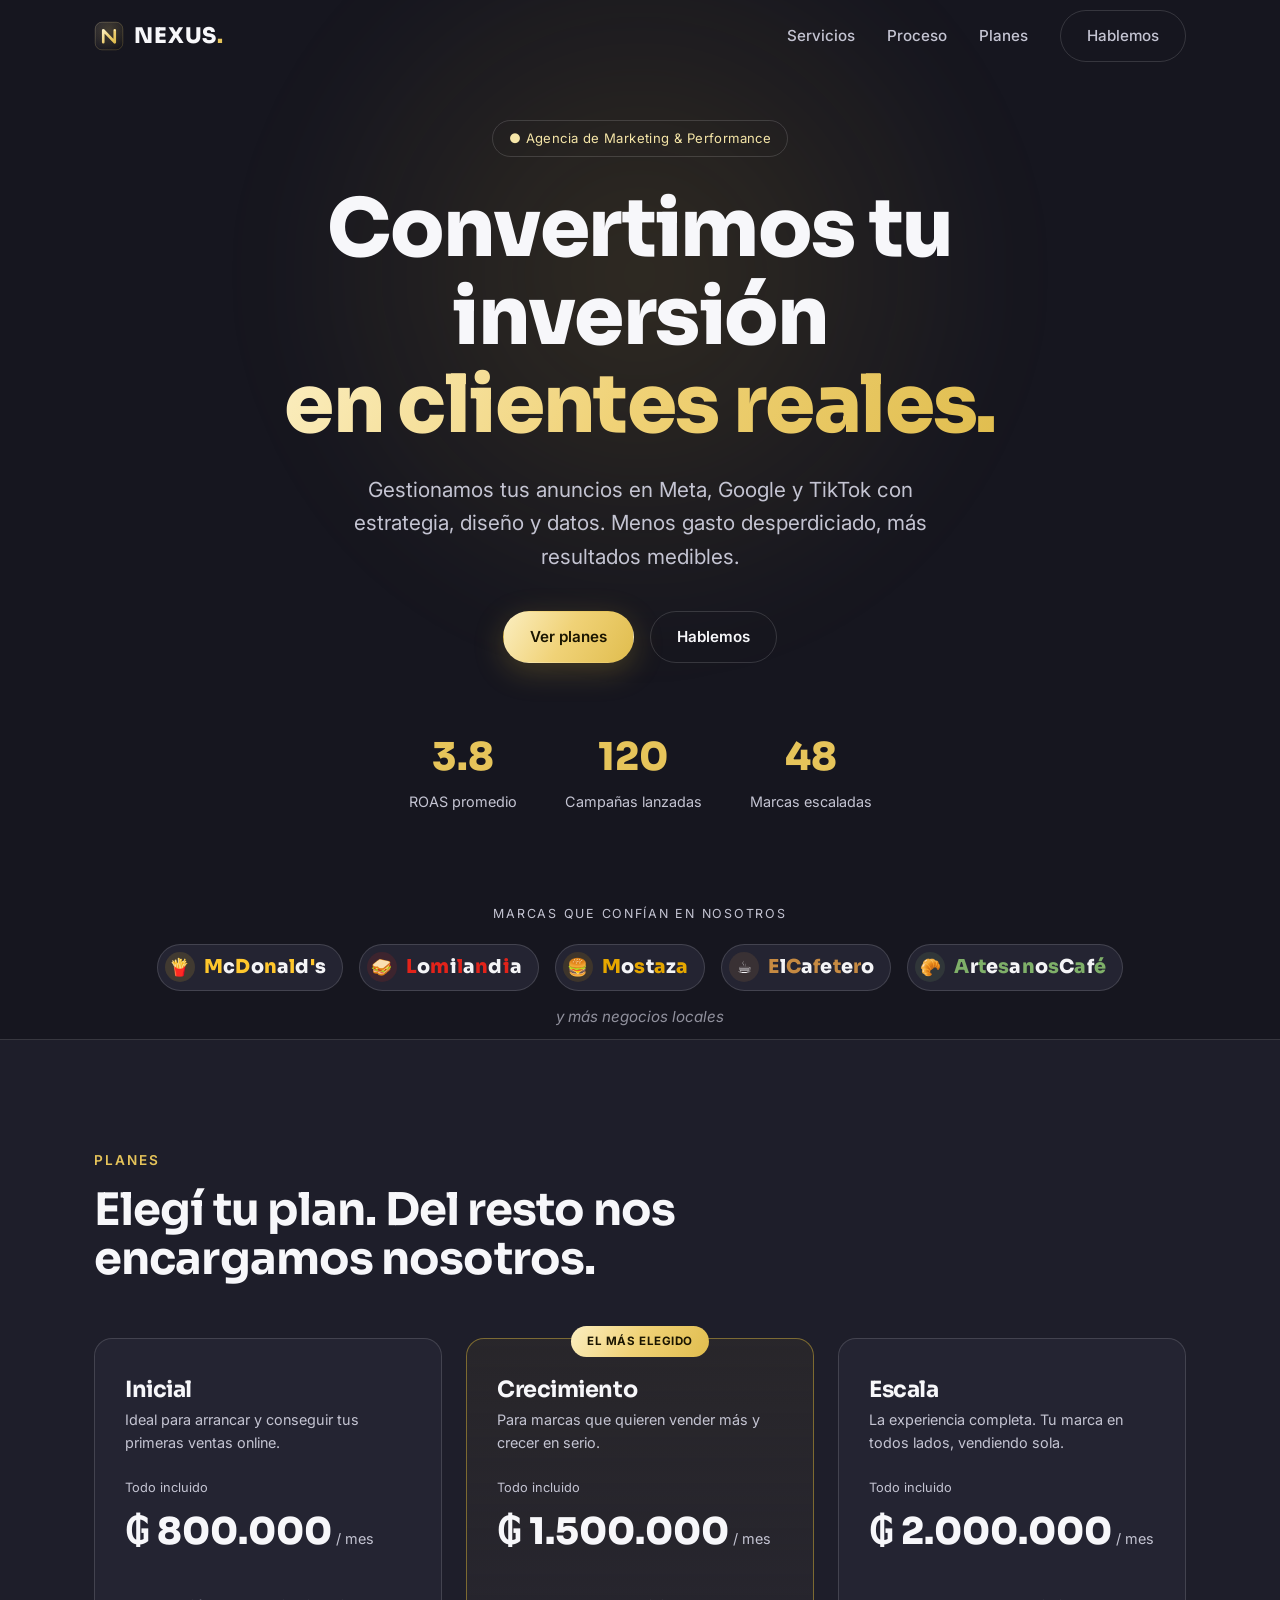
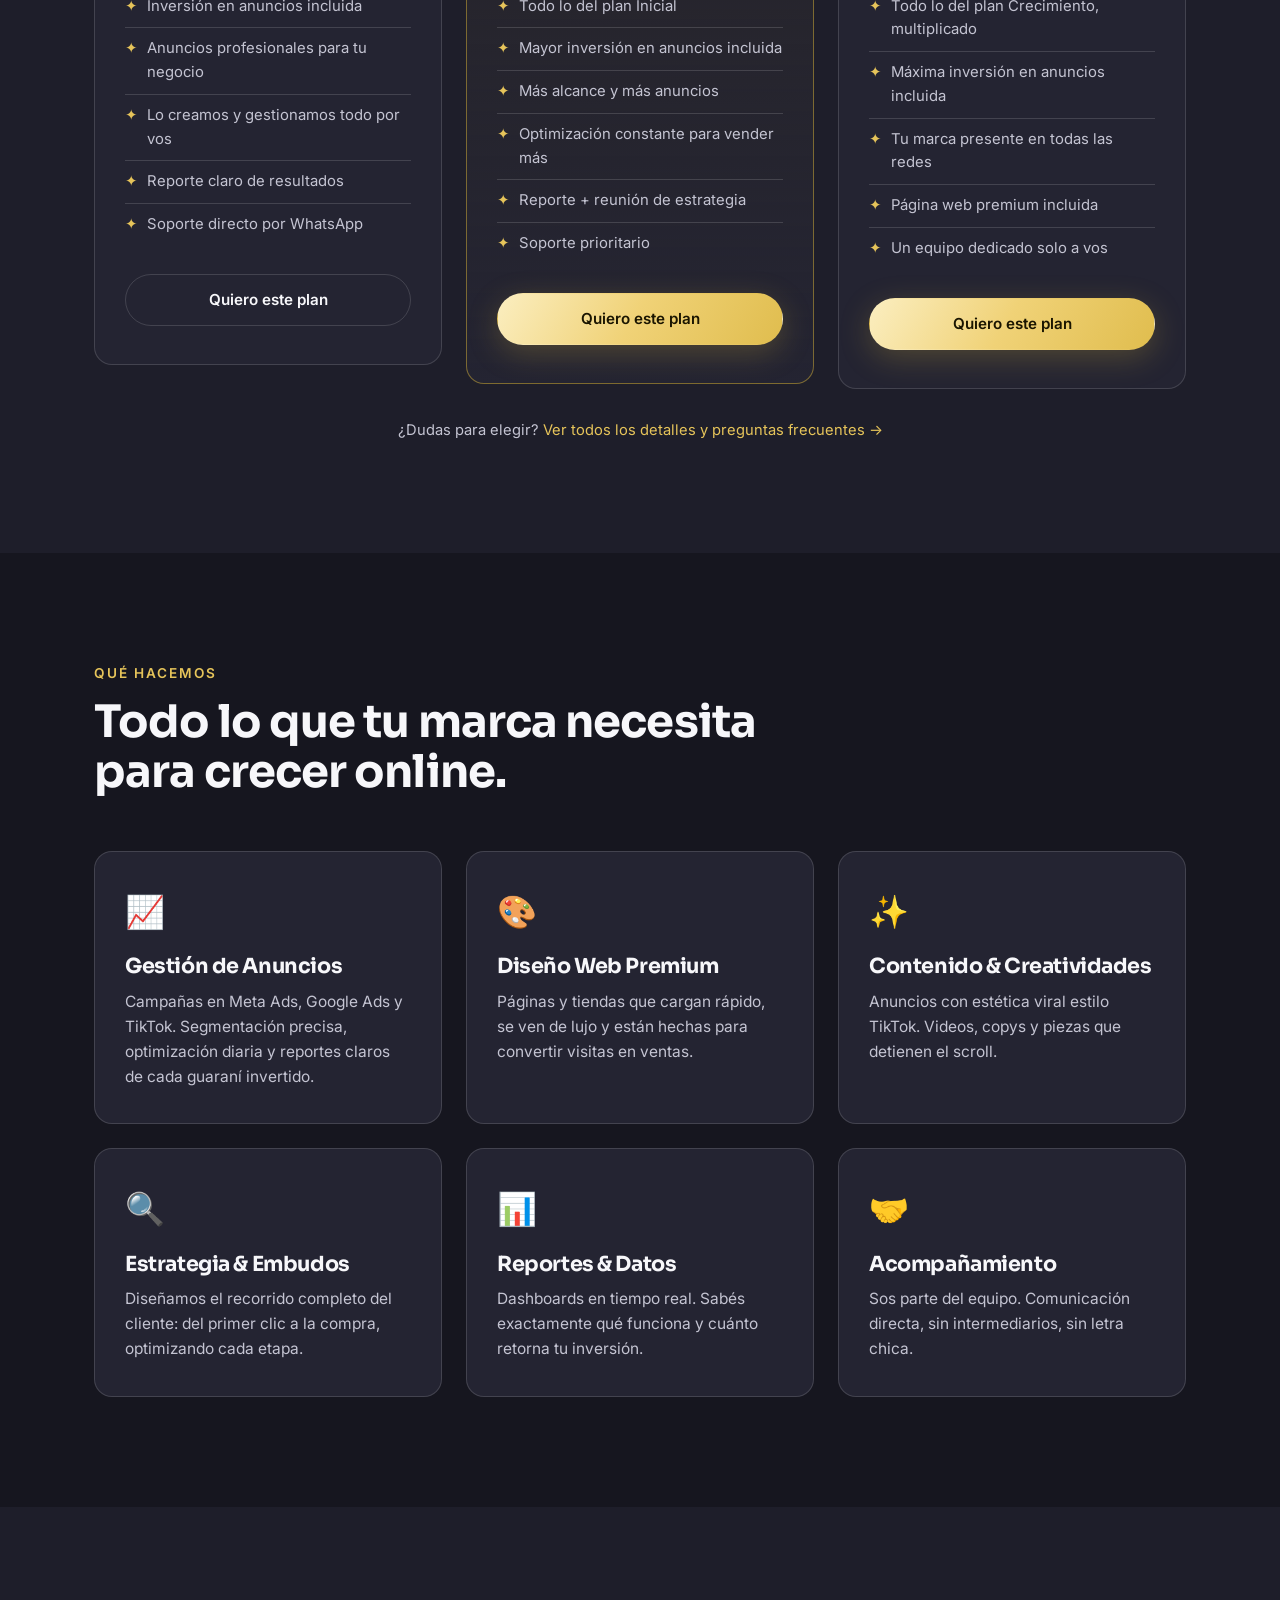
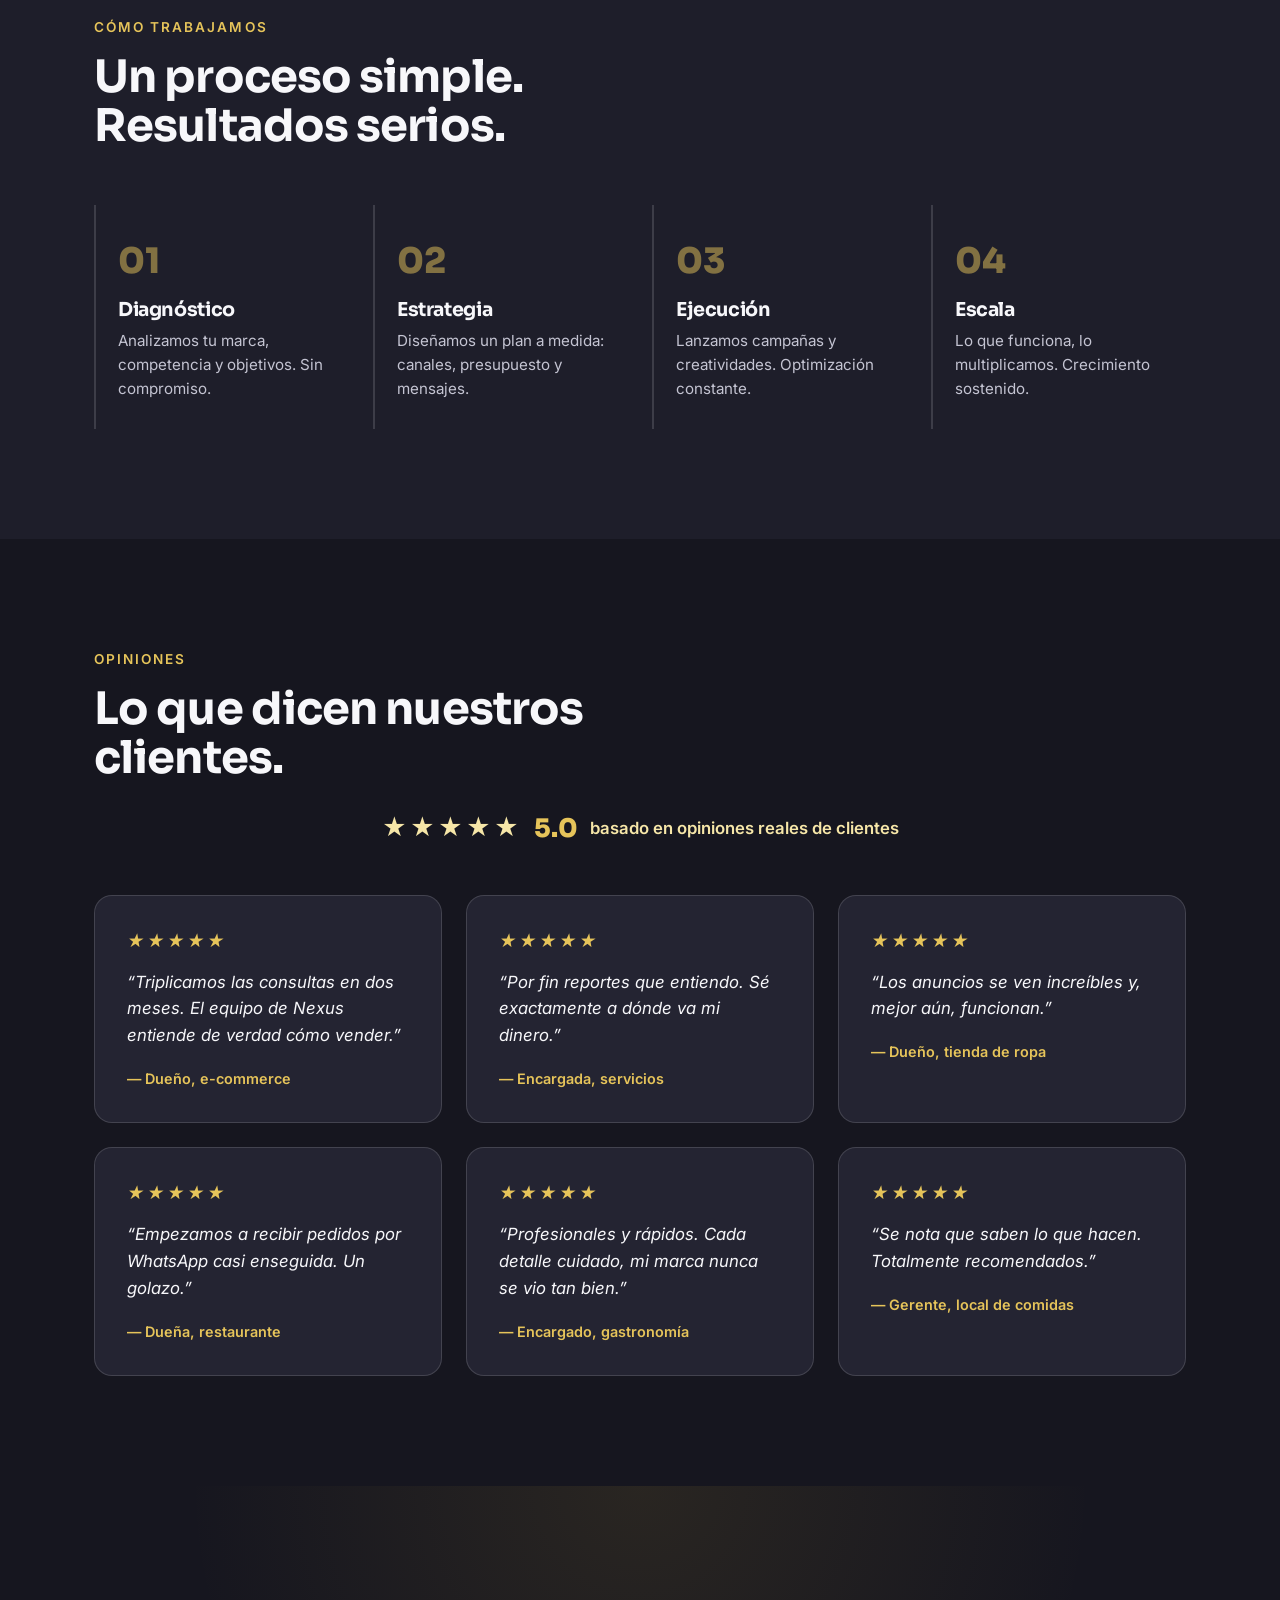
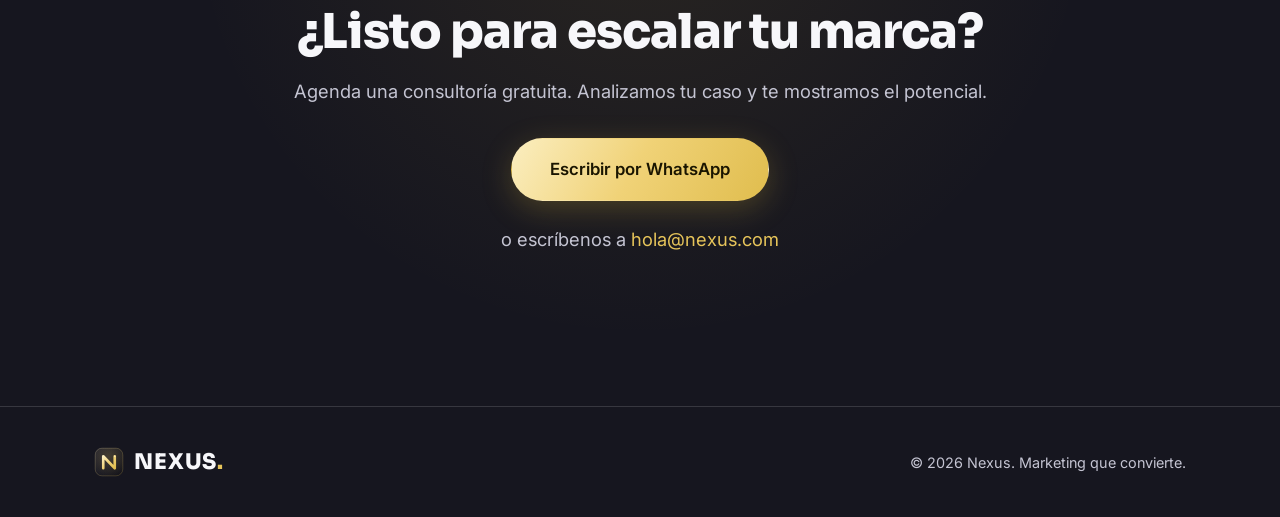
<file: index.html>
<!DOCTYPE html>
<html lang="es">
<head>
  <meta charset="UTF-8" />
  <meta name="viewport" content="width=device-width, initial-scale=1.0" />
  <title>Nexus — Marketing & Gestión de Anuncios</title>
  <meta name="description" content="Nexus: agencia de marketing y gestión de anuncios. Campañas que convierten en Meta, Google y TikTok. Más clientes, menos gasto desperdiciado." />
  <link rel="icon" type="image/svg+xml" href="assets/favicon.svg" />
  <link rel="apple-touch-icon" href="assets/nexus-mark-512.png" />
  <meta name="theme-color" content="#16161f" />
  <meta property="og:type" content="website" />
  <meta property="og:title" content="Nexus — Marketing que convierte" />
  <meta property="og:description" content="Gestionamos tus anuncios en Meta, Google y TikTok. Menos gasto desperdiciado, más resultados medibles." />
  <meta property="og:image" content="https://felipegazabini24.github.io/Nexus/assets/og.png" />
  <meta property="og:url" content="https://felipegazabini24.github.io/Nexus/" />
  <meta name="twitter:card" content="summary_large_image" />
  <link rel="preconnect" href="https://fonts.googleapis.com" />
  <link rel="preconnect" href="https://fonts.gstatic.com" crossorigin />
  <link href="https://fonts.googleapis.com/css2?family=Sora:wght@400;600;700;800&family=Inter:wght@400;500;600&display=swap" rel="stylesheet" />
  <link rel="stylesheet" href="css/styles.css?v=6" />
</head>
<body>

  <!-- NAV -->
  <header class="nav" id="nav">
    <div class="container nav__inner">
      <a href="#inicio" class="logo"><img src="assets/nexus-mark.svg" alt="" class="logo__mark" />NEXUS<span>.</span></a>
      <nav class="nav__links">
        <a href="#servicios">Servicios</a>
        <a href="#proceso">Proceso</a>
        <a href="#planes">Planes</a>
        <a href="#contacto" class="btn btn--ghost">Hablemos</a>
      </nav>
      <button class="nav__toggle" aria-label="Menú">☰</button>
    </div>
  </header>

  <!-- HERO -->
  <section class="hero" id="inicio" style="min-height:auto;padding:120px 0 60px">
    <div class="hero__glow"></div>
    <div class="container hero__inner">
      <span class="badge reveal">● Agencia de Marketing & Performance</span>
      <h1 class="reveal">Convertimos tu inversión<br /><span class="grad">en clientes reales.</span></h1>
      <p class="hero__sub reveal">Gestionamos tus anuncios en Meta, Google y TikTok con estrategia, diseño y datos. Menos gasto desperdiciado, más resultados medibles.</p>
      <div class="hero__cta reveal">
        <a href="#planes" class="btn btn--gold">Ver planes</a>
        <a href="#contacto" class="btn btn--ghost">Hablemos</a>
      </div>
      <div class="hero__stats reveal">
        <div><strong data-count="3.8">0</strong><span>ROAS promedio</span></div>
        <div><strong data-count="120">0</strong><span>Campañas lanzadas</span></div>
        <div><strong data-count="48">0</strong><span>Marcas escaladas</span></div>
      </div>
    </div>
  </section>

  <!-- TRUST BAR -->
  <section class="trust">
    <div class="container">
      <p class="trust__label reveal">Marcas que confían en nosotros</p>
      <div class="trust__logos reveal">
        <span class="brand-chip"><span class="brand-ico" style="background:#FFC72C22">🍟</span><span class="brand" data-color="#FFC72C">McDonald's</span></span>
        <span class="brand-chip"><span class="brand-ico" style="background:#E2231A22">🥪</span><span class="brand" data-color="#E2231A">Lomilandia</span></span>
        <span class="brand-chip"><span class="brand-ico" style="background:#E6A70022">🍔</span><span class="brand" data-color="#E6A700">Mostaza</span></span>
        <span class="brand-chip"><span class="brand-ico" style="background:#C68A4222">☕</span><span class="brand" data-color="#C68A42">El Cafetero</span></span>
        <span class="brand-chip"><span class="brand-ico" style="background:#7FB06922">🥐</span><span class="brand" data-color="#7FB069">Artesanos Café</span></span>
        <span class="trust__more">y más negocios locales</span>
      </div>
    </div>
  </section>

  <!-- PLANES -->
  <section class="section section--alt" id="planes">
    <div class="container">
      <p class="eyebrow reveal">Planes</p>
      <h2 class="reveal">Elegí tu plan. Del resto nos encargamos nosotros.</h2>
      <div class="pricing">

        <article class="plan reveal">
          <h3 class="plan__name">Inicial</h3>
          <p class="plan__desc">Ideal para arrancar y conseguir tus primeras ventas online.</p>
          <div class="plan__price">
            <small>Todo incluido</small>
            <strong>₲ 800.000</strong> <span>/ mes</span>
          </div>
          <ul>
            <li>Inversión en anuncios incluida</li>
            <li>Anuncios profesionales para tu negocio</li>
            <li>Lo creamos y gestionamos todo por vos</li>
            <li>Reporte claro de resultados</li>
            <li>Soporte directo por WhatsApp</li>
          </ul>
          <a href="https://wa.me/595983139324?text=Hola%20Nexus,%20quiero%20el%20plan%20Inicial" class="btn btn--ghost" target="_blank" rel="noopener">Quiero este plan</a>
        </article>

        <article class="plan plan--featured reveal">
          <span class="plan__tag">EL MÁS ELEGIDO</span>
          <h3 class="plan__name">Crecimiento</h3>
          <p class="plan__desc">Para marcas que quieren vender más y crecer en serio.</p>
          <div class="plan__price">
            <small>Todo incluido</small>
            <strong>₲ 1.500.000</strong> <span>/ mes</span>
          </div>
          <ul>
            <li>Todo lo del plan Inicial</li>
            <li>Mayor inversión en anuncios incluida</li>
            <li>Más alcance y más anuncios</li>
            <li>Optimización constante para vender más</li>
            <li>Reporte + reunión de estrategia</li>
            <li>Soporte prioritario</li>
          </ul>
          <a href="https://wa.me/595983139324?text=Hola%20Nexus,%20quiero%20el%20plan%20Crecimiento" class="btn btn--gold" target="_blank" rel="noopener">Quiero este plan</a>
        </article>

        <article class="plan reveal">
          <h3 class="plan__name">Escala</h3>
          <p class="plan__desc">La experiencia completa. Tu marca en todos lados, vendiendo sola.</p>
          <div class="plan__price">
            <small>Todo incluido</small>
            <strong>₲ 2.000.000</strong> <span>/ mes</span>
          </div>
          <ul>
            <li>Todo lo del plan Crecimiento, multiplicado</li>
            <li>Máxima inversión en anuncios incluida</li>
            <li>Tu marca presente en todas las redes</li>
            <li>Página web premium incluida</li>
            <li>Un equipo dedicado solo a vos</li>
          </ul>
          <a href="https://wa.me/595983139324?text=Hola%20Nexus,%20quiero%20el%20plan%20Escala" class="btn btn--gold" target="_blank" rel="noopener">Quiero este plan</a>
        </article>

      </div>
      <p class="reveal" style="text-align:center;color:var(--muted);margin-top:30px;font-size:.92rem">
        ¿Dudas para elegir? <a href="planes.html" style="color:var(--gold)">Ver todos los detalles y preguntas frecuentes →</a>
      </p>
    </div>
  </section>

  <!-- SERVICIOS -->
  <section class="section" id="servicios">
    <div class="container">
      <p class="eyebrow reveal">Qué hacemos</p>
      <h2 class="reveal">Todo lo que tu marca necesita para crecer online.</h2>
      <div class="grid grid--3">
        <article class="card reveal">
          <div class="card__icon">📈</div>
          <h3>Gestión de Anuncios</h3>
          <p>Campañas en Meta Ads, Google Ads y TikTok. Segmentación precisa, optimización diaria y reportes claros de cada guaraní invertido.</p>
        </article>
        <article class="card reveal">
          <div class="card__icon">🎨</div>
          <h3>Diseño Web Premium</h3>
          <p>Páginas y tiendas que cargan rápido, se ven de lujo y están hechas para convertir visitas en ventas.</p>
        </article>
        <article class="card reveal">
          <div class="card__icon">✨</div>
          <h3>Contenido & Creatividades</h3>
          <p>Anuncios con estética viral estilo TikTok. Videos, copys y piezas que detienen el scroll.</p>
        </article>
        <article class="card reveal">
          <div class="card__icon">🔍</div>
          <h3>Estrategia & Embudos</h3>
          <p>Diseñamos el recorrido completo del cliente: del primer clic a la compra, optimizando cada etapa.</p>
        </article>
        <article class="card reveal">
          <div class="card__icon">📊</div>
          <h3>Reportes & Datos</h3>
          <p>Dashboards en tiempo real. Sabés exactamente qué funciona y cuánto retorna tu inversión.</p>
        </article>
        <article class="card reveal">
          <div class="card__icon">🤝</div>
          <h3>Acompañamiento</h3>
          <p>Sos parte del equipo. Comunicación directa, sin intermediarios, sin letra chica.</p>
        </article>
      </div>
    </div>
  </section>

  <!-- PROCESO -->
  <section class="section section--alt" id="proceso">
    <div class="container">
      <p class="eyebrow reveal">Cómo trabajamos</p>
      <h2 class="reveal">Un proceso simple. Resultados serios.</h2>
      <div class="steps">
        <div class="step reveal"><span class="step__num">01</span><h3>Diagnóstico</h3><p>Analizamos tu marca, competencia y objetivos. Sin compromiso.</p></div>
        <div class="step reveal"><span class="step__num">02</span><h3>Estrategia</h3><p>Diseñamos un plan a medida: canales, presupuesto y mensajes.</p></div>
        <div class="step reveal"><span class="step__num">03</span><h3>Ejecución</h3><p>Lanzamos campañas y creatividades. Optimización constante.</p></div>
        <div class="step reveal"><span class="step__num">04</span><h3>Escala</h3><p>Lo que funciona, lo multiplicamos. Crecimiento sostenido.</p></div>
      </div>
    </div>
  </section>

  <!-- RESULTADOS -->
  <section class="section" id="resultados">
    <div class="container">
      <p class="eyebrow reveal">Opiniones</p>
      <h2 class="reveal">Lo que dicen nuestros clientes.</h2>
      <div class="rating reveal">
        <span class="stars">★★★★★</span>
        <strong>5.0</strong>
        <span>basado en opiniones reales de clientes</span>
      </div>
      <div class="grid grid--3">
        <blockquote class="quote reveal"><div class="stars">★★★★★</div>“Triplicamos las consultas en dos meses. El equipo de Nexus entiende de verdad cómo vender.”<cite>— Dueño, e-commerce</cite></blockquote>
        <blockquote class="quote reveal"><div class="stars">★★★★★</div>“Por fin reportes que entiendo. Sé exactamente a dónde va mi dinero.”<cite>— Encargada, servicios</cite></blockquote>
        <blockquote class="quote reveal"><div class="stars">★★★★★</div>“Los anuncios se ven increíbles y, mejor aún, funcionan.”<cite>— Dueño, tienda de ropa</cite></blockquote>
        <blockquote class="quote reveal"><div class="stars">★★★★★</div>“Empezamos a recibir pedidos por WhatsApp casi enseguida. Un golazo.”<cite>— Dueña, restaurante</cite></blockquote>
        <blockquote class="quote reveal"><div class="stars">★★★★★</div>“Profesionales y rápidos. Cada detalle cuidado, mi marca nunca se vio tan bien.”<cite>— Encargado, gastronomía</cite></blockquote>
        <blockquote class="quote reveal"><div class="stars">★★★★★</div>“Se nota que saben lo que hacen. Totalmente recomendados.”<cite>— Gerente, local de comidas</cite></blockquote>
      </div>
    </div>
  </section>

  <!-- CTA / CONTACTO -->
  <section class="cta" id="contacto">
    <div class="container cta__inner reveal">
      <h2>¿Listo para escalar tu marca?</h2>
      <p>Agenda una consultoría gratuita. Analizamos tu caso y te mostramos el potencial.</p>
      <a href="https://wa.me/595983139324?text=Hola%20Nexus,%20quiero%20una%20propuesta" class="btn btn--gold btn--lg" target="_blank" rel="noopener">Escribir por WhatsApp</a>
      <p class="cta__mail">o escríbenos a <a href="mailto:hola@nexus.com">hola@nexus.com</a></p>
    </div>
  </section>

  <!-- FOOTER -->
  <footer class="footer">
    <div class="container footer__inner">
      <span class="logo"><img src="assets/nexus-mark.svg" alt="" class="logo__mark" />NEXUS<span>.</span></span>
      <p>© <span id="year"></span> Nexus. Marketing que convierte.</p>
    </div>
  </footer>

  <script src="js/main.js?v=6"></script>
</body>
</html>
</file>
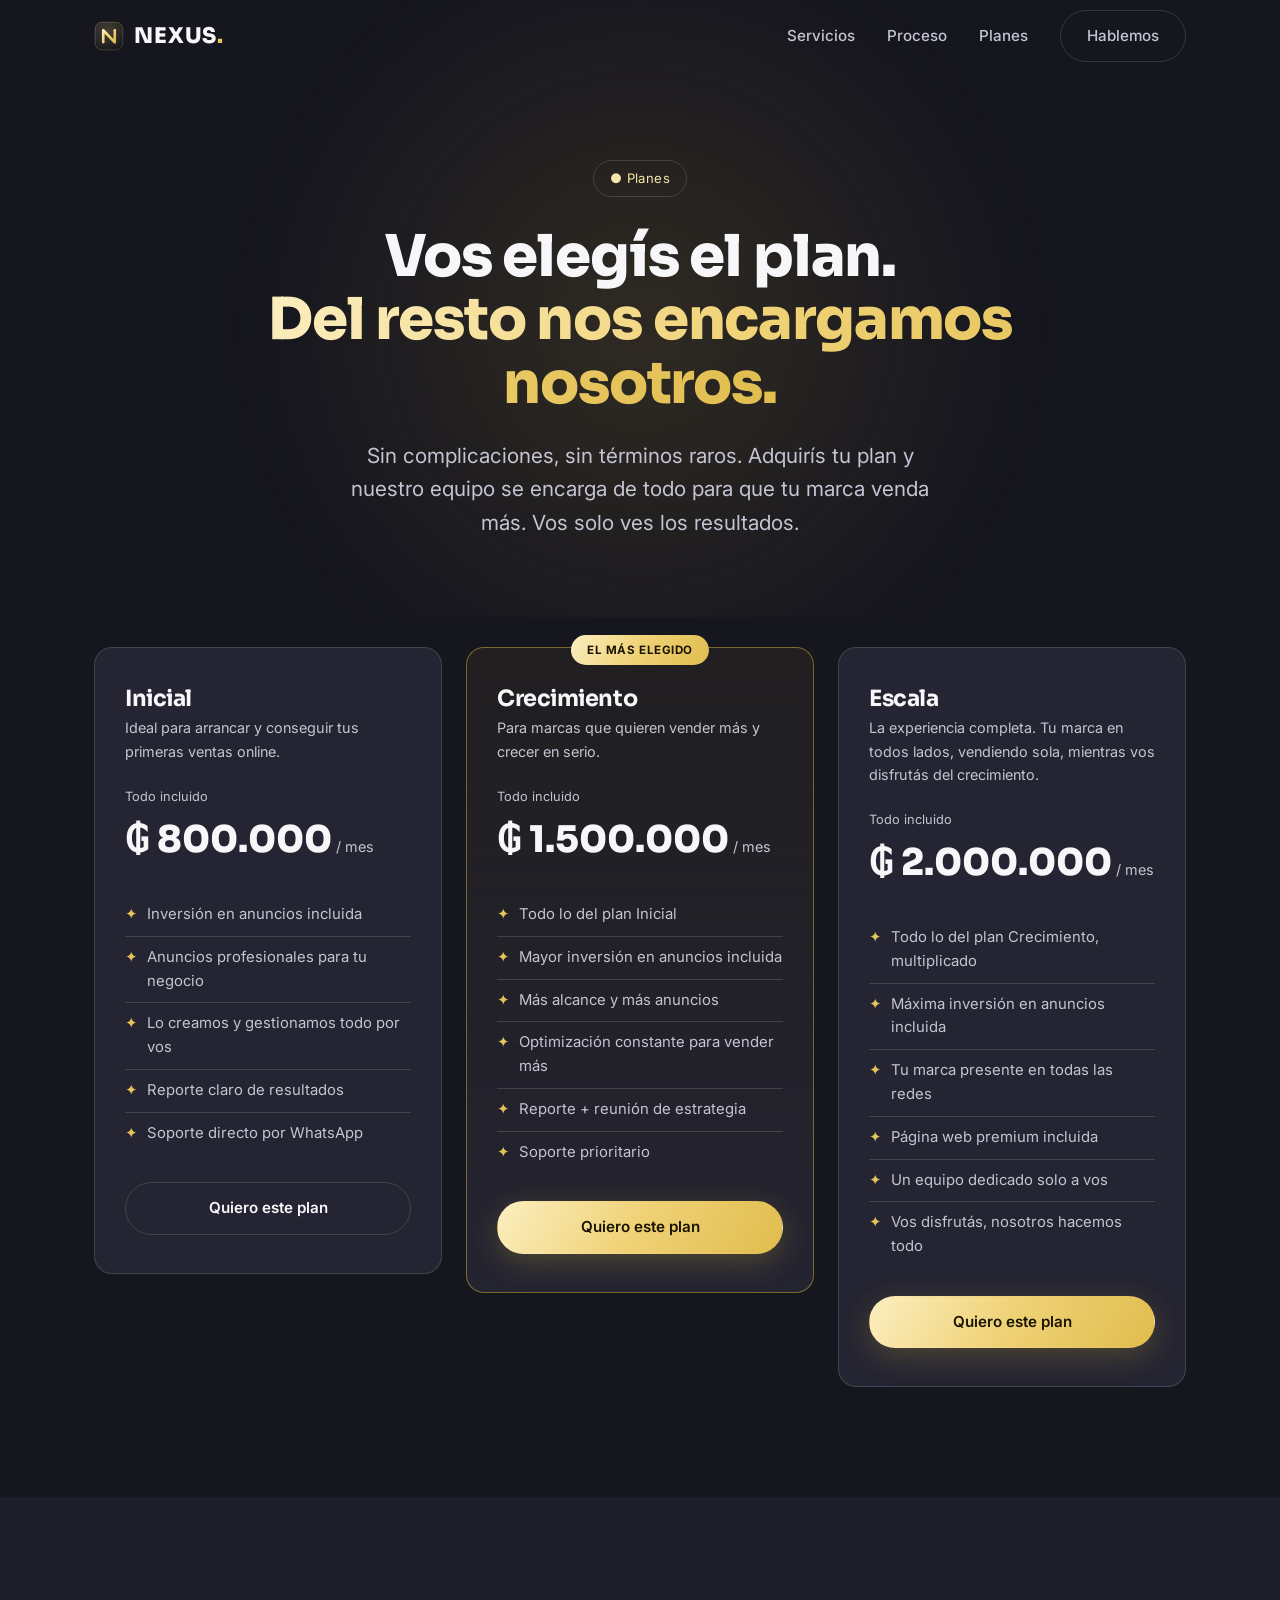
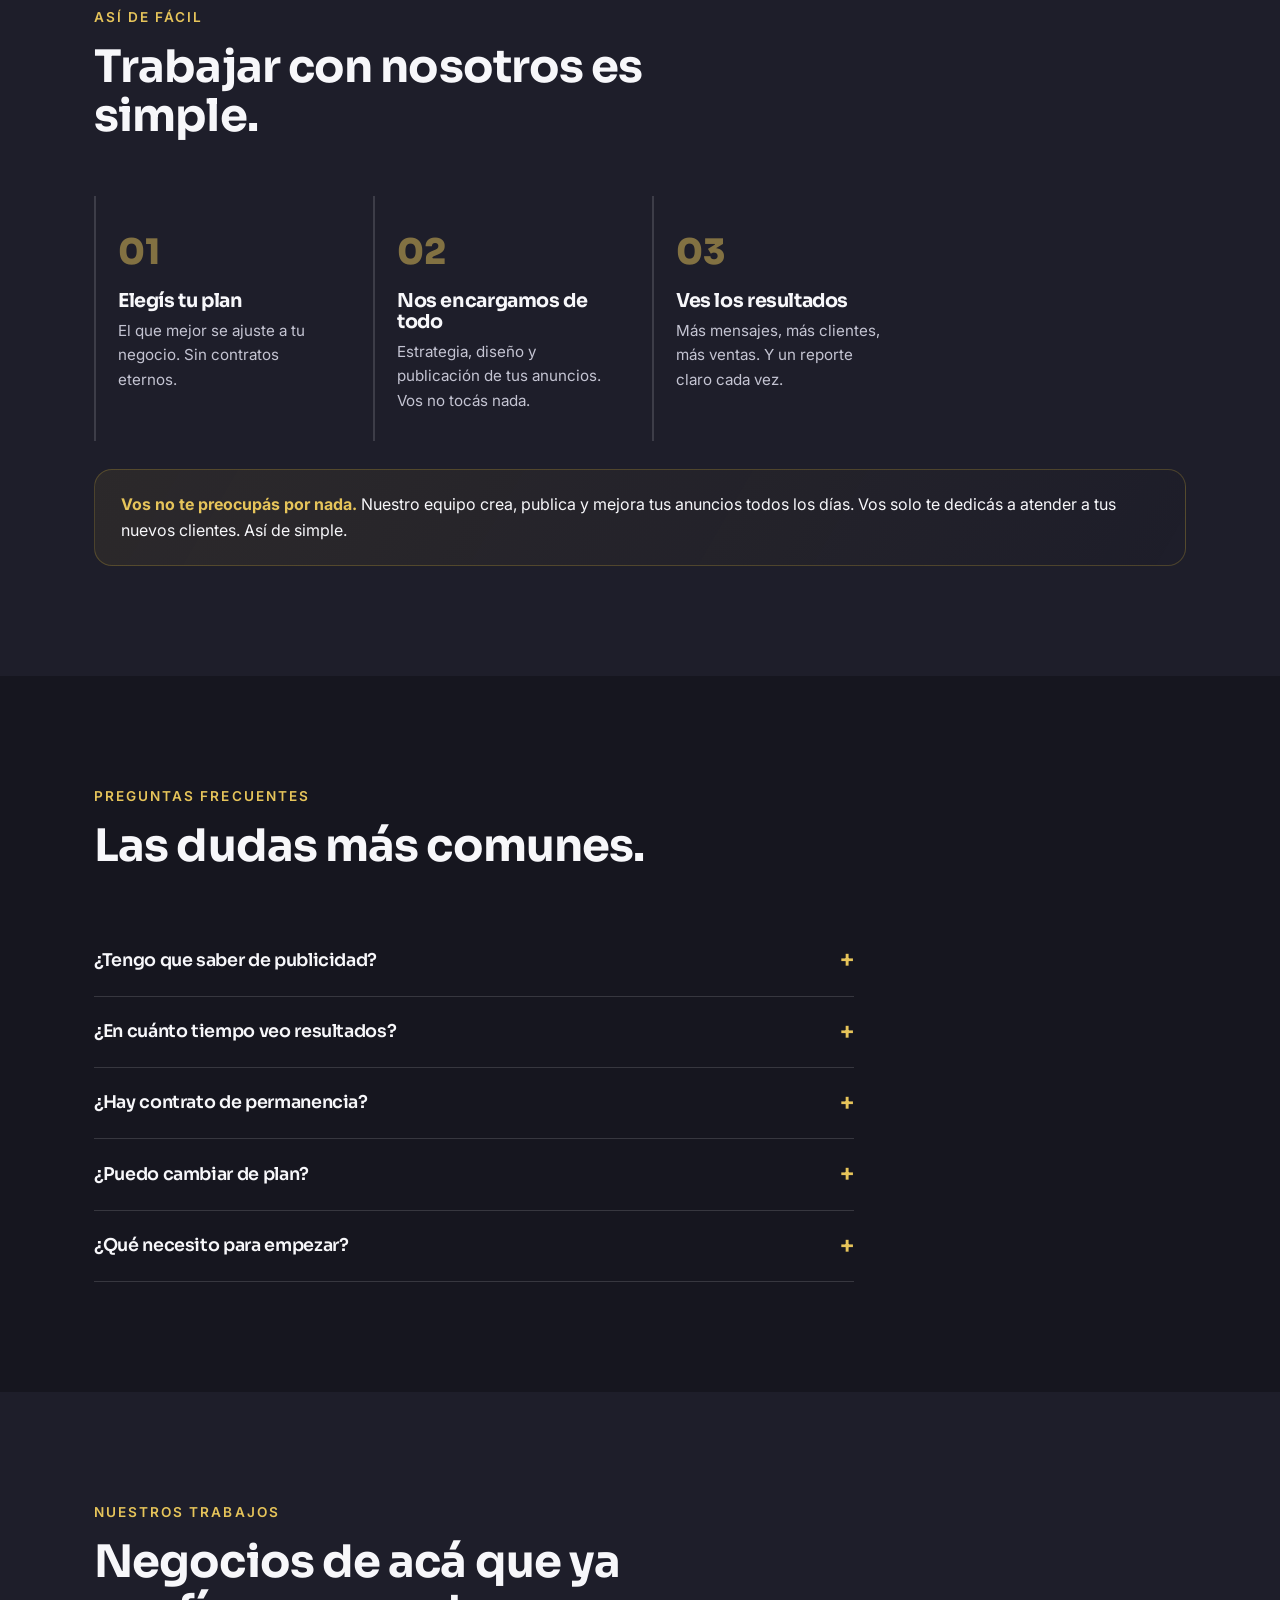
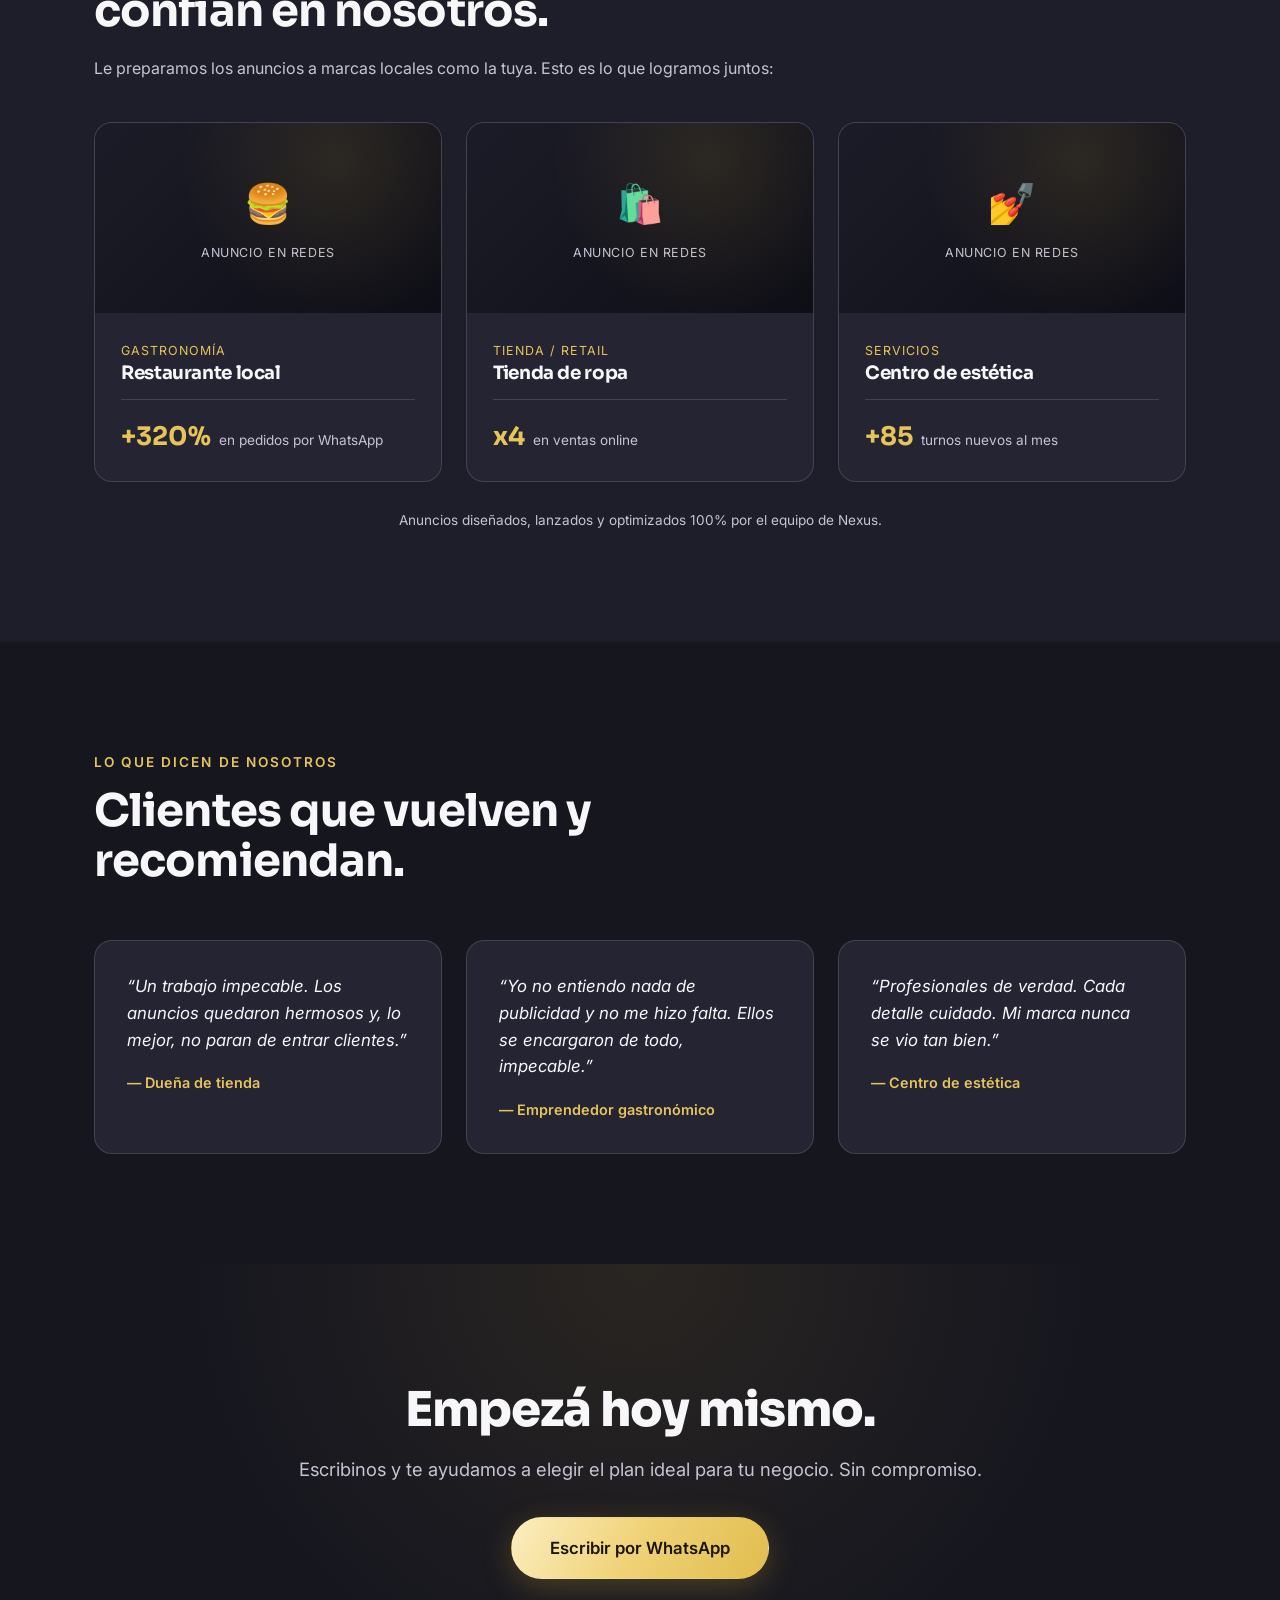
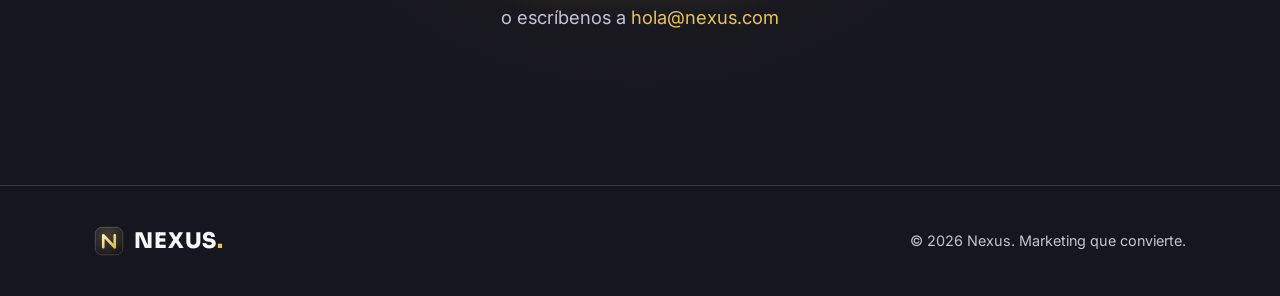
<file: planes.html>
<!DOCTYPE html>
<html lang="es">
<head>
  <meta charset="UTF-8" />
  <meta name="viewport" content="width=device-width, initial-scale=1.0" />
  <title>Nexus — Planes</title>
  <meta name="description" content="Planes de Nexus. Vos elegís tu plan, nosotros hacemos todo el trabajo y tu marca crece. Simple, claro y con resultados." />
  <link rel="icon" type="image/svg+xml" href="assets/favicon.svg" />
  <link rel="apple-touch-icon" href="assets/nexus-mark-512.png" />
  <meta name="theme-color" content="#16161f" />
  <meta property="og:type" content="website" />
  <meta property="og:title" content="Nexus — Planes" />
  <meta property="og:description" content="Vos elegís tu plan, nosotros hacemos todo el trabajo y tu marca crece. Simple, claro y con resultados." />
  <meta property="og:image" content="https://felipegazabini24.github.io/Nexus/assets/og.png" />
  <meta property="og:url" content="https://felipegazabini24.github.io/Nexus/planes.html" />
  <meta name="twitter:card" content="summary_large_image" />
  <link rel="preconnect" href="https://fonts.googleapis.com" />
  <link rel="preconnect" href="https://fonts.gstatic.com" crossorigin />
  <link href="https://fonts.googleapis.com/css2?family=Sora:wght@400;600;700;800&family=Inter:wght@400;500;600&display=swap" rel="stylesheet" />
  <link rel="stylesheet" href="css/styles.css?v=6" />
</head>
<body>

  <!-- NAV -->
  <header class="nav scrolled" id="nav">
    <div class="container nav__inner">
      <a href="index.html" class="logo"><img src="assets/nexus-mark.svg" alt="" class="logo__mark" />NEXUS<span>.</span></a>
      <nav class="nav__links">
        <a href="index.html#servicios">Servicios</a>
        <a href="index.html#proceso">Proceso</a>
        <a href="#planes">Planes</a>
        <a href="#contacto" class="btn btn--ghost">Hablemos</a>
      </nav>
      <button class="nav__toggle" aria-label="Menú">☰</button>
    </div>
  </header>

  <!-- HERO PLANES -->
  <section class="hero" id="planes" style="min-height:auto;padding:160px 0 40px">
    <div class="hero__glow"></div>
    <div class="container hero__inner">
      <span class="badge reveal">● Planes</span>
      <h1 class="reveal" style="font-size:clamp(2.2rem,5vw,3.6rem)">Vos elegís el plan.<br /><span class="grad">Del resto nos encargamos nosotros.</span></h1>
      <p class="hero__sub reveal">Sin complicaciones, sin términos raros. Adquirís tu plan y nuestro equipo se encarga de todo para que tu marca venda más. Vos solo ves los resultados.</p>
    </div>
  </section>

  <!-- PRICING -->
  <section class="section" style="padding-top:30px">
    <div class="container">
      <div class="pricing">

        <article class="plan reveal">
          <h3 class="plan__name">Inicial</h3>
          <p class="plan__desc">Ideal para arrancar y conseguir tus primeras ventas online.</p>
          <div class="plan__price">
            <small>Todo incluido</small>
            <strong>₲ 800.000</strong> <span>/ mes</span>
          </div>
          <ul>
            <li>Inversión en anuncios incluida</li>
            <li>Anuncios profesionales para tu negocio</li>
            <li>Lo creamos y gestionamos todo por vos</li>
            <li>Reporte claro de resultados</li>
            <li>Soporte directo por WhatsApp</li>
          </ul>
          <a href="https://wa.me/595983139324?text=Hola%20Nexus,%20quiero%20el%20plan%20Inicial" class="btn btn--ghost" target="_blank" rel="noopener">Quiero este plan</a>
        </article>

        <article class="plan plan--featured reveal">
          <span class="plan__tag">EL MÁS ELEGIDO</span>
          <h3 class="plan__name">Crecimiento</h3>
          <p class="plan__desc">Para marcas que quieren vender más y crecer en serio.</p>
          <div class="plan__price">
            <small>Todo incluido</small>
            <strong>₲ 1.500.000</strong> <span>/ mes</span>
          </div>
          <ul>
            <li>Todo lo del plan Inicial</li>
            <li>Mayor inversión en anuncios incluida</li>
            <li>Más alcance y más anuncios</li>
            <li>Optimización constante para vender más</li>
            <li>Reporte + reunión de estrategia</li>
            <li>Soporte prioritario</li>
          </ul>
          <a href="https://wa.me/595983139324?text=Hola%20Nexus,%20quiero%20el%20plan%20Crecimiento" class="btn btn--gold" target="_blank" rel="noopener">Quiero este plan</a>
        </article>

        <article class="plan reveal">
          <h3 class="plan__name">Escala</h3>
          <p class="plan__desc">La experiencia completa. Tu marca en todos lados, vendiendo sola, mientras vos disfrutás del crecimiento.</p>
          <div class="plan__price">
            <small>Todo incluido</small>
            <strong>₲ 2.000.000</strong> <span>/ mes</span>
          </div>
          <ul>
            <li>Todo lo del plan Crecimiento, multiplicado</li>
            <li>Máxima inversión en anuncios incluida</li>
            <li>Tu marca presente en todas las redes</li>
            <li>Página web premium incluida</li>
            <li>Un equipo dedicado solo a vos</li>
            <li>Vos disfrutás, nosotros hacemos todo</li>
          </ul>
          <a href="https://wa.me/595983139324?text=Hola%20Nexus,%20quiero%20el%20plan%20Escala" class="btn btn--gold" target="_blank" rel="noopener">Quiero este plan</a>
        </article>

      </div>
    </div>
  </section>

  <!-- ASI DE FACIL -->
  <section class="section section--alt">
    <div class="container">
      <p class="eyebrow reveal">Así de fácil</p>
      <h2 class="reveal">Trabajar con nosotros es simple.</h2>
      <div class="steps">
        <div class="step reveal"><span class="step__num">01</span><h3>Elegís tu plan</h3><p>El que mejor se ajuste a tu negocio. Sin contratos eternos.</p></div>
        <div class="step reveal"><span class="step__num">02</span><h3>Nos encargamos de todo</h3><p>Estrategia, diseño y publicación de tus anuncios. Vos no tocás nada.</p></div>
        <div class="step reveal"><span class="step__num">03</span><h3>Ves los resultados</h3><p>Más mensajes, más clientes, más ventas. Y un reporte claro cada vez.</p></div>
      </div>
      <div class="invest__note reveal">
        <strong>Vos no te preocupás por nada.</strong> Nuestro equipo crea, publica y mejora tus anuncios todos los días. Vos solo te dedicás a atender a tus nuevos clientes. Así de simple.
      </div>
    </div>
  </section>

  <!-- FAQ -->
  <section class="section">
    <div class="container">
      <p class="eyebrow reveal">Preguntas frecuentes</p>
      <h2 class="reveal">Las dudas más comunes.</h2>
      <div class="faq">
        <div class="faq__item reveal"><h3>¿Tengo que saber de publicidad?</h3><p>Para nada. Ese es justamente nuestro trabajo. Vos te dedicás a tu negocio y nosotros nos ocupamos de todo lo técnico.</p></div>
        <div class="faq__item reveal"><h3>¿En cuánto tiempo veo resultados?</h3><p>Las primeras señales aparecen en los primeros días. Los resultados se hacen más fuertes mes a mes, a medida que mejoramos tus anuncios con datos reales.</p></div>
        <div class="faq__item reveal"><h3>¿Hay contrato de permanencia?</h3><p>No. Trabajamos mes a mes. Nos quedamos con vos por resultados, no por un papel firmado.</p></div>
        <div class="faq__item reveal"><h3>¿Puedo cambiar de plan?</h3><p>Cuando quieras. Si tu negocio crece, escalamos juntos. Total flexibilidad.</p></div>
        <div class="faq__item reveal"><h3>¿Qué necesito para empezar?</h3><p>Solo elegir tu plan y contarnos sobre tu negocio. Nosotros nos encargamos del resto.</p></div>
      </div>
    </div>
  </section>

  <!-- NUESTROS TRABAJOS / CASOS LOCALES -->
  <section class="section section--alt">
    <div class="container">
      <p class="eyebrow reveal">Nuestros trabajos</p>
      <h2 class="reveal">Negocios de acá que ya confían en nosotros.</h2>
      <p class="reveal" style="color:var(--muted);max-width:680px;margin-top:-34px;margin-bottom:40px">
        Le preparamos los anuncios a marcas locales como la tuya. Esto es lo que logramos juntos:
      </p>
      <div class="grid grid--3">

        <article class="work reveal">
          <div class="work__mock"><span>🍔</span><small>Anuncio en redes</small></div>
          <div class="work__body">
            <span class="work__cat">Gastronomía</span>
            <h3>Restaurante local</h3>
            <div class="work__result"><strong>+320%</strong><span>en pedidos por WhatsApp</span></div>
          </div>
        </article>

        <article class="work reveal">
          <div class="work__mock"><span>🛍️</span><small>Anuncio en redes</small></div>
          <div class="work__body">
            <span class="work__cat">Tienda / Retail</span>
            <h3>Tienda de ropa</h3>
            <div class="work__result"><strong>x4</strong><span>en ventas online</span></div>
          </div>
        </article>

        <article class="work reveal">
          <div class="work__mock"><span>💅</span><small>Anuncio en redes</small></div>
          <div class="work__body">
            <span class="work__cat">Servicios</span>
            <h3>Centro de estética</h3>
            <div class="work__result"><strong>+85</strong><span>turnos nuevos al mes</span></div>
          </div>
        </article>

      </div>
      <p class="reveal" style="text-align:center;color:var(--muted);margin-top:28px;font-size:.85rem">
        Anuncios diseñados, lanzados y optimizados 100% por el equipo de Nexus.
      </p>
    </div>
  </section>

  <!-- TESTIMONIOS -->
  <section class="section">
    <div class="container">
      <p class="eyebrow reveal">Lo que dicen de nosotros</p>
      <h2 class="reveal">Clientes que vuelven y recomiendan.</h2>
      <div class="grid grid--3">
        <blockquote class="quote reveal">“Un trabajo impecable. Los anuncios quedaron hermosos y, lo mejor, no paran de entrar clientes.”<cite>— Dueña de tienda</cite></blockquote>
        <blockquote class="quote reveal">“Yo no entiendo nada de publicidad y no me hizo falta. Ellos se encargaron de todo, impecable.”<cite>— Emprendedor gastronómico</cite></blockquote>
        <blockquote class="quote reveal">“Profesionales de verdad. Cada detalle cuidado. Mi marca nunca se vio tan bien.”<cite>— Centro de estética</cite></blockquote>
      </div>
    </div>
  </section>

  <!-- CTA -->
  <section class="cta" id="contacto">
    <div class="container cta__inner reveal">
      <h2>Empezá hoy mismo.</h2>
      <p>Escribinos y te ayudamos a elegir el plan ideal para tu negocio. Sin compromiso.</p>
      <a href="https://wa.me/595983139324?text=Hola%20Nexus,%20quiero%20empezar" class="btn btn--gold btn--lg" target="_blank" rel="noopener">Escribir por WhatsApp</a>
      <p class="cta__mail">o escríbenos a <a href="mailto:hola@nexus.com">hola@nexus.com</a></p>
    </div>
  </section>

  <!-- FOOTER -->
  <footer class="footer">
    <div class="container footer__inner">
      <span class="logo"><img src="assets/nexus-mark.svg" alt="" class="logo__mark" />NEXUS<span>.</span></span>
      <p>© <span id="year"></span> Nexus. Marketing que convierte.</p>
    </div>
  </footer>

  <script src="js/main.js?v=6"></script>
  <script>
    document.querySelectorAll('.faq__item').forEach((item) => {
      item.querySelector('h3').addEventListener('click', () => item.classList.toggle('open'));
    });
  </script>
</body>
</html>
</file>
<file: css/styles.css>
/* ===== NEXUS — Premium Marketing Landing ===== */
:root{
  --bg:#16161f;
  --bg-soft:#1e1e2a;
  --card:#242432;
  --line:rgba(255,255,255,.14);
  --text:#f7f7fa;
  --muted:#c4c4d2;
  --gold:#e6c45a;
  --gold-soft:#f6e6a8;
  --grad:linear-gradient(120deg,#fbeec0,#f0d277 48%,#e0bd4e);
  --radius:18px;
  --maxw:1140px;
}
*{margin:0;padding:0;box-sizing:border-box}
html{scroll-behavior:smooth}
body{
  font-family:'Inter',system-ui,sans-serif;
  background:var(--bg);color:var(--text);
  line-height:1.6;overflow-x:hidden;
}
.container{max-width:var(--maxw);margin:0 auto;padding:0 24px}
h1,h2,h3,.logo{font-family:'Sora',sans-serif;line-height:1.1;letter-spacing:-.02em}
a{color:inherit;text-decoration:none}
.grad{background:var(--grad);-webkit-background-clip:text;background-clip:text;color:transparent}

/* Anclas que no queden ocultas bajo el nav fijo */
section[id],[id]{scroll-margin-top:90px}
/* Foco accesible y visible */
a:focus-visible,.btn:focus-visible,button:focus-visible{
  outline:2px solid var(--gold);outline-offset:3px;border-radius:8px}

/* NAV */
.nav{position:fixed;top:0;left:0;right:0;z-index:50;transition:.3s;
  backdrop-filter:blur(0px);border-bottom:1px solid transparent}
.nav.scrolled{background:rgba(10,10,15,.8);backdrop-filter:blur(14px);border-bottom:1px solid var(--line)}
.nav__inner{display:flex;align-items:center;justify-content:space-between;height:72px}
.logo{font-weight:800;font-size:1.35rem;letter-spacing:.04em;
  display:inline-flex;align-items:center}
.logo span{color:var(--gold)}
.logo__mark{width:30px;height:30px;display:block;flex-shrink:0;margin-right:10px}
.nav__links{display:flex;align-items:center;gap:32px}
.nav__links a{color:var(--muted);font-size:.95rem;font-weight:500;transition:.2s}
.nav__links a:hover{color:var(--text)}
.nav__toggle{display:none;background:none;border:none;color:var(--text);font-size:1.5rem;cursor:pointer}

/* BUTTONS */
.btn{display:inline-flex;align-items:center;justify-content:center;gap:8px;
  padding:13px 26px;border-radius:999px;font-weight:600;font-size:.95rem;
  cursor:pointer;transition:.25s;border:1px solid transparent}
.btn--gold{background:var(--grad);color:#1a1500;box-shadow:0 8px 30px rgba(212,175,55,.25);
  position:relative;overflow:hidden;isolation:isolate}
.btn--gold::after{content:"";position:absolute;top:0;left:-80%;width:55%;height:100%;z-index:-1;
  background:linear-gradient(120deg,transparent,rgba(255,255,255,.55),transparent);
  transform:skewX(-20deg);transition:left .6s ease}
.btn--gold:hover::after{left:140%}
.btn--gold:hover{transform:translateY(-2px);box-shadow:0 14px 40px rgba(212,175,55,.4)}
.btn--ghost{border-color:var(--line);color:var(--text)}
.btn--ghost:hover{border-color:var(--gold);color:var(--gold)}
.btn--lg{padding:17px 38px;font-size:1.05rem}

/* HERO */
.hero{position:relative;min-height:100vh;display:flex;align-items:center;
  padding:120px 0 80px;overflow:hidden}
.hero__glow{position:absolute;top:-20%;left:50%;transform:translateX(-50%);
  width:900px;height:900px;border-radius:50%;
  background:radial-gradient(circle,rgba(212,175,55,.14),transparent 60%);
  filter:blur(40px);pointer-events:none;
  animation:floatGlow 9s ease-in-out infinite}
@keyframes floatGlow{
  0%,100%{transform:translateX(-50%) translateY(0) scale(1)}
  50%{transform:translateX(-50%) translateY(34px) scale(1.06)}}
.hero__inner{position:relative;text-align:center;max-width:860px}
.badge{display:inline-block;padding:7px 16px;border:1px solid var(--line);
  border-radius:999px;font-size:.82rem;color:var(--gold-soft);margin-bottom:28px;letter-spacing:.03em}
.hero h1{font-size:clamp(2.6rem,7vw,5rem);font-weight:800;margin-bottom:24px}
.hero__sub{font-size:clamp(1.05rem,2vw,1.3rem);color:var(--muted);max-width:620px;margin:0 auto 38px}
.hero__cta{display:flex;gap:16px;justify-content:center;flex-wrap:wrap;margin-bottom:64px}
.hero__stats{display:flex;gap:48px;justify-content:center;flex-wrap:wrap}
.hero__stats strong{display:block;font-family:'Sora';font-size:2.4rem;font-weight:800;color:var(--gold)}
.hero__stats span{color:var(--muted);font-size:.9rem}

/* TRUST BAR */
.trust{padding:30px 0 10px;border-bottom:1px solid var(--line)}
.trust__label{text-align:center;color:var(--muted);font-size:.78rem;letter-spacing:.14em;
  text-transform:uppercase;margin-bottom:20px}
.trust__logos{display:flex;flex-wrap:wrap;justify-content:center;align-items:center;gap:14px 16px}
.trust__logo{font-family:'Sora',sans-serif;font-weight:700;font-size:1.3rem;color:var(--text);
  opacity:.6;letter-spacing:.01em;transition:.25s}
.trust__logo:hover{opacity:1;color:var(--gold)}
.trust__more{color:var(--muted);font-size:.95rem;font-style:italic;opacity:.7}
.brand-chip{display:inline-flex;align-items:center;gap:9px;padding:7px 16px 7px 7px;
  border:1px solid var(--line);border-radius:999px;background:var(--card);transition:.25s}
.brand-chip:hover{transform:translateY(-3px);border-color:rgba(212,175,55,.35);box-shadow:0 12px 30px rgba(0,0,0,.35)}
.brand-ico{width:30px;height:30px;border-radius:50%;display:inline-flex;align-items:center;
  justify-content:center;font-size:1.05rem;flex-shrink:0}
.brand{font-family:'Sora',sans-serif;font-weight:800;font-size:1.2rem;letter-spacing:.01em;
  display:inline-flex;cursor:default}
.brand span{transition:.25s}

/* SECTIONS */
.section{padding:110px 0}
.section--alt{background:var(--bg-soft)}
.eyebrow{color:var(--gold);font-weight:600;font-size:.85rem;letter-spacing:.15em;
  text-transform:uppercase;margin-bottom:14px}
.section h2{font-size:clamp(1.9rem,4vw,2.8rem);font-weight:700;margin-bottom:54px;max-width:680px}

/* GRID + CARDS */
.grid{display:grid;gap:24px}
.grid--3{grid-template-columns:repeat(3,1fr)}
.card{background:var(--card);border:1px solid var(--line);border-radius:var(--radius);
  padding:34px 30px;transition:.3s}
.card:hover{transform:translateY(-6px);border-color:rgba(212,175,55,.35);
  box-shadow:0 20px 50px rgba(0,0,0,.4)}
.card__icon{font-size:2rem;margin-bottom:18px}
.card h3{font-size:1.3rem;margin-bottom:12px}
.card p{color:var(--muted);font-size:.97rem}

/* STEPS */
.steps{display:grid;grid-template-columns:repeat(4,1fr);gap:24px}
.step{padding:28px 22px;border-left:2px solid var(--line)}
.step__num{font-family:'Sora';font-size:2.2rem;font-weight:800;color:var(--gold);opacity:.5}
.step h3{font-size:1.2rem;margin:10px 0 8px}
.step p{color:var(--muted);font-size:.95rem}

/* QUOTES */
.quote{background:var(--card);border:1px solid var(--line);border-radius:var(--radius);
  padding:32px;font-size:1.05rem;color:var(--text);font-style:italic}
.quote cite{display:block;margin-top:18px;color:var(--gold);font-size:.9rem;font-style:normal;font-weight:600}
.stars{color:var(--gold);font-size:1.05rem;letter-spacing:3px;margin-bottom:14px}
.rating{display:flex;align-items:center;justify-content:center;gap:12px;flex-wrap:wrap;margin:-30px 0 46px}
.rating .stars{margin:0;font-size:1.5rem}
.rating strong{font-family:'Sora';font-size:1.6rem;font-weight:800;color:var(--gold)}
.rating span{color:var(--gold-soft);font-size:1.05rem;font-weight:600}

/* CTA */
.cta{padding:120px 0;text-align:center;
  background:radial-gradient(circle at 50% 0%,rgba(212,175,55,.1),transparent 55%)}
.cta h2{font-size:clamp(2rem,4vw,3rem);font-weight:800;margin-bottom:18px}
.cta p{color:var(--muted);font-size:1.15rem;margin-bottom:32px}
.cta__mail{font-size:.95rem;margin-top:24px}
.cta__mail a{color:var(--gold)}

/* FOOTER */
.footer{border-top:1px solid var(--line);padding:40px 0}
.footer__inner{display:flex;align-items:center;justify-content:space-between;flex-wrap:wrap;gap:16px}
.footer p{color:var(--muted);font-size:.9rem}

/* REVEAL ANIMATION */
.reveal{opacity:0;transform:translateY(30px);transition:.7s cubic-bezier(.2,.7,.2,1)}
.reveal.in{opacity:1;transform:none}

/* ===== PLANES / PRICING ===== */
.pricing{display:grid;grid-template-columns:repeat(3,1fr);gap:24px;align-items:start}
.plan{background:var(--card);border:1px solid var(--line);border-radius:var(--radius);
  padding:38px 30px;position:relative;transition:.3s}
.plan:hover{transform:translateY(-6px);box-shadow:0 20px 50px rgba(0,0,0,.4)}
.plan--featured{border-color:rgba(212,175,55,.5);
  background:linear-gradient(180deg,rgba(212,175,55,.06),var(--card))}
.plan__tag{position:absolute;top:-13px;left:50%;transform:translateX(-50%);
  background:var(--grad);color:#1a1500;font-size:.72rem;font-weight:700;
  padding:6px 16px;border-radius:999px;letter-spacing:.05em}
.plan__name{font-family:'Sora';font-size:1.4rem;font-weight:700;margin-bottom:6px}
.plan__desc{color:var(--muted);font-size:.9rem;margin-bottom:24px;min-height:40px}
.plan__price{margin-bottom:24px}
.plan__price small{display:block;color:var(--muted);font-size:.8rem;margin-bottom:4px}
.plan__price strong{font-family:'Sora';font-size:2.3rem;font-weight:800;color:var(--text)}
.plan__price span{color:var(--muted);font-size:.9rem}
.plan ul{list-style:none;margin:0 0 28px}
.plan li{padding:9px 0;color:var(--muted);font-size:.93rem;border-bottom:1px solid var(--line);
  display:flex;gap:10px;align-items:flex-start}
.plan li::before{content:"✦";color:var(--gold);flex-shrink:0}
.plan li:last-child{border-bottom:none}
.plan .btn{width:100%}

/* COMO FUNCIONA TU INVERSION */
.invest{display:grid;grid-template-columns:1fr 1fr;gap:24px;margin-top:14px}
.invest__box{background:var(--card);border:1px solid var(--line);border-radius:var(--radius);padding:34px 30px}
.invest__box h3{font-size:1.3rem;margin-bottom:12px;display:flex;gap:10px;align-items:center}
.invest__box p{color:var(--muted)}
.invest__note{margin-top:28px;padding:22px 26px;border-radius:var(--radius);
  background:linear-gradient(120deg,rgba(212,175,55,.08),transparent);
  border:1px solid rgba(212,175,55,.25);color:var(--text);font-size:1rem}
.invest__note strong{color:var(--gold)}

/* TRABAJOS / CASOS LOCALES */
.work{background:var(--card);border:1px solid var(--line);border-radius:var(--radius);
  overflow:hidden;transition:.3s}
.work:hover{transform:translateY(-6px);border-color:rgba(212,175,55,.35);box-shadow:0 20px 50px rgba(0,0,0,.4)}
.work__mock{height:190px;display:flex;flex-direction:column;align-items:center;justify-content:center;
  gap:8px;position:relative;background:linear-gradient(135deg,#1c1c28,#0e0e16)}
.work__mock span{font-size:2.4rem}
.work__mock small{color:var(--muted);font-size:.78rem;letter-spacing:.05em;text-transform:uppercase}
.work__mock::after{content:"";position:absolute;inset:0;
  background:radial-gradient(circle at 70% 20%,rgba(212,175,55,.12),transparent 55%)}
.work__body{padding:24px 26px}
.work__body h3{font-size:1.15rem;margin-bottom:4px}
.work__cat{color:var(--gold);font-size:.78rem;text-transform:uppercase;letter-spacing:.08em}
.work__result{margin-top:16px;padding-top:16px;border-top:1px solid var(--line);
  display:flex;align-items:baseline;gap:8px}
.work__result strong{font-family:'Sora';font-size:1.6rem;color:var(--gold)}
.work__result span{color:var(--muted);font-size:.85rem}

/* FAQ */
.faq{max-width:760px}
.faq__item{border-bottom:1px solid var(--line);padding:22px 0;cursor:pointer}
.faq__item h3{font-size:1.1rem;font-weight:600;display:flex;justify-content:space-between;align-items:center;gap:16px}
.faq__item h3::after{content:"+";color:var(--gold);font-size:1.5rem;transition:.3s;flex-shrink:0}
.faq__item.open h3::after{transform:rotate(45deg)}
.faq__item p{color:var(--muted);max-height:0;overflow:hidden;transition:.35s;margin-top:0}
.faq__item.open p{max-height:200px;margin-top:14px}

/* RESPONSIVE */
@media(max-width:880px){
  .grid--3{grid-template-columns:1fr 1fr}
  .steps{grid-template-columns:1fr 1fr}
  .pricing{grid-template-columns:1fr}
  .invest{grid-template-columns:1fr}
}
@media(max-width:640px){
  .nav__toggle{display:block}
  /* Menú móvil: panel desplegable controlado por la clase .open */
  .nav__links{display:none;position:absolute;top:64px;right:16px;left:16px;
    flex-direction:column;align-items:stretch;gap:6px;
    background:rgba(16,16,24,.97);backdrop-filter:blur(14px);
    padding:16px;border:1px solid var(--line);border-radius:16px;
    box-shadow:0 24px 60px rgba(0,0,0,.55)}
  .nav__links.open{display:flex}
  .nav__links a{padding:12px 14px;border-radius:10px;font-size:1rem}
  .nav__links a:hover{background:rgba(255,255,255,.05)}
  .nav__links .btn{justify-content:center;margin-top:4px}

  .grid--3,.steps{grid-template-columns:1fr}
  .hero__stats{gap:24px 36px}
  .hero__cta{flex-direction:column;align-items:center}
  .hero__cta .btn{width:100%;max-width:300px}
  .brand-chip{padding:6px 13px 6px 6px}
  .brand{font-size:1rem}
  .brand-ico{width:26px;height:26px;font-size:.95rem}
  .section{padding:72px 0}
  .section h2{margin-bottom:38px}
  .quote{padding:26px}
}

/* Respeta la preferencia de menos movimiento del sistema */
@media(prefers-reduced-motion:reduce){
  *,*::before,*::after{animation:none!important;
    transition-duration:.01ms!important;scroll-behavior:auto!important}
  .reveal{opacity:1;transform:none}
}
</file>
